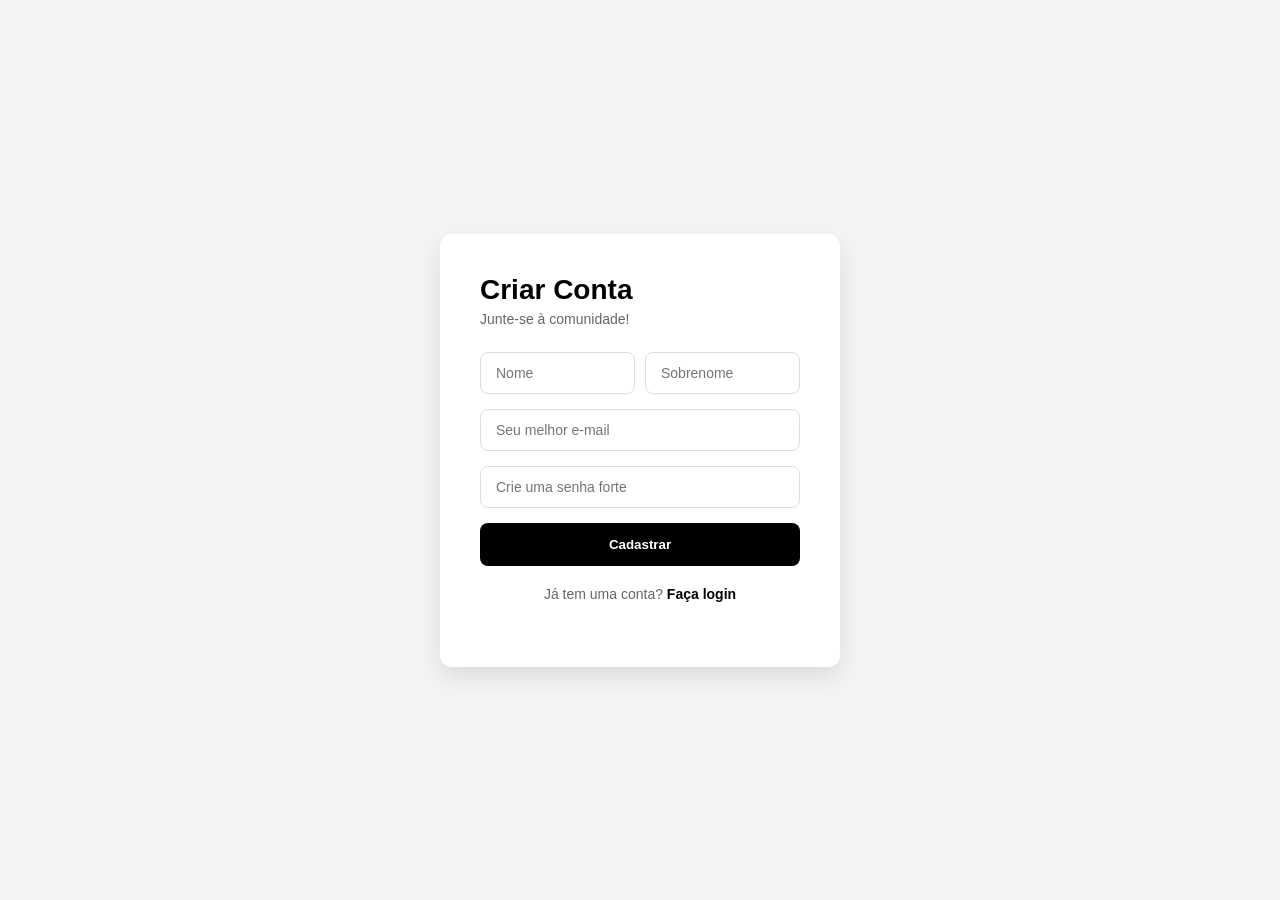
<file: index.html>
<!DOCTYPE html>
<html lang="pt-br">
<head>
    <meta charset="UTF-8">
    <meta name="viewport" content="width=device-width, initial-scale=1.0">
    <title>Cadastro de Usuarios</title>
    <link rel="stylesheet" href="style.css">
</head>
<body>
    <div class="container">
        <div class="form-box">
            <h2>Criar Conta</h2>
            <p>Junte-se à comunidade!</p>
            
            <form id="cadastroForm">
                <div class="input-group">
                    <input type="text" id="nome" placeholder="Nome" required>
                    <input type="text" id="sobrenome" placeholder="Sobrenome" required>
                </div>
                
                <input type="email" id="email" placeholder="Seu melhor e-mail" required>
                <input type="password" id="senha" placeholder="Crie uma senha forte" required>
                
                <button type="submit">Cadastrar</button>
            </form>
            
            <p class="footer-text">Já tem uma conta? <a href="login.html">Faça login</a></p>
        </div>
    </div>

    <script>
    const form = document.getElementById('cadastroForm');

    form.addEventListener('submit', async (event) => {
        event.preventDefault();

        const dados = {
            nome: document.querySelector('#nome').value,
            sobreNome: document.querySelector('#sobrenome').value, // 'sobreNome' com N maiúsculo igual ao Java
            email: document.querySelector('#email').value,
            senha: document.querySelector('#senha').value
        };

        try {
            const resposta = await fetch('http://localhost:8080/api/usuarios/cadastrar', {
                method: 'POST',
                headers: { 'Content-Type': 'application/json' },
                body: JSON.stringify(dados)
            });

            if (resposta.ok) {
                alert("Cadastrado com sucesso!");
                window.location.href = "login.html";
            } else {
                alert("Erro ao cadastrar! Verifique se o e-mail já existe.");
            }
        } catch (error) {
            console.error("Erro na conexão:", error);
            alert("Não foi possível conectar ao servidor Java.");
        }
    });
    </script>
</body>
</html>
</file>
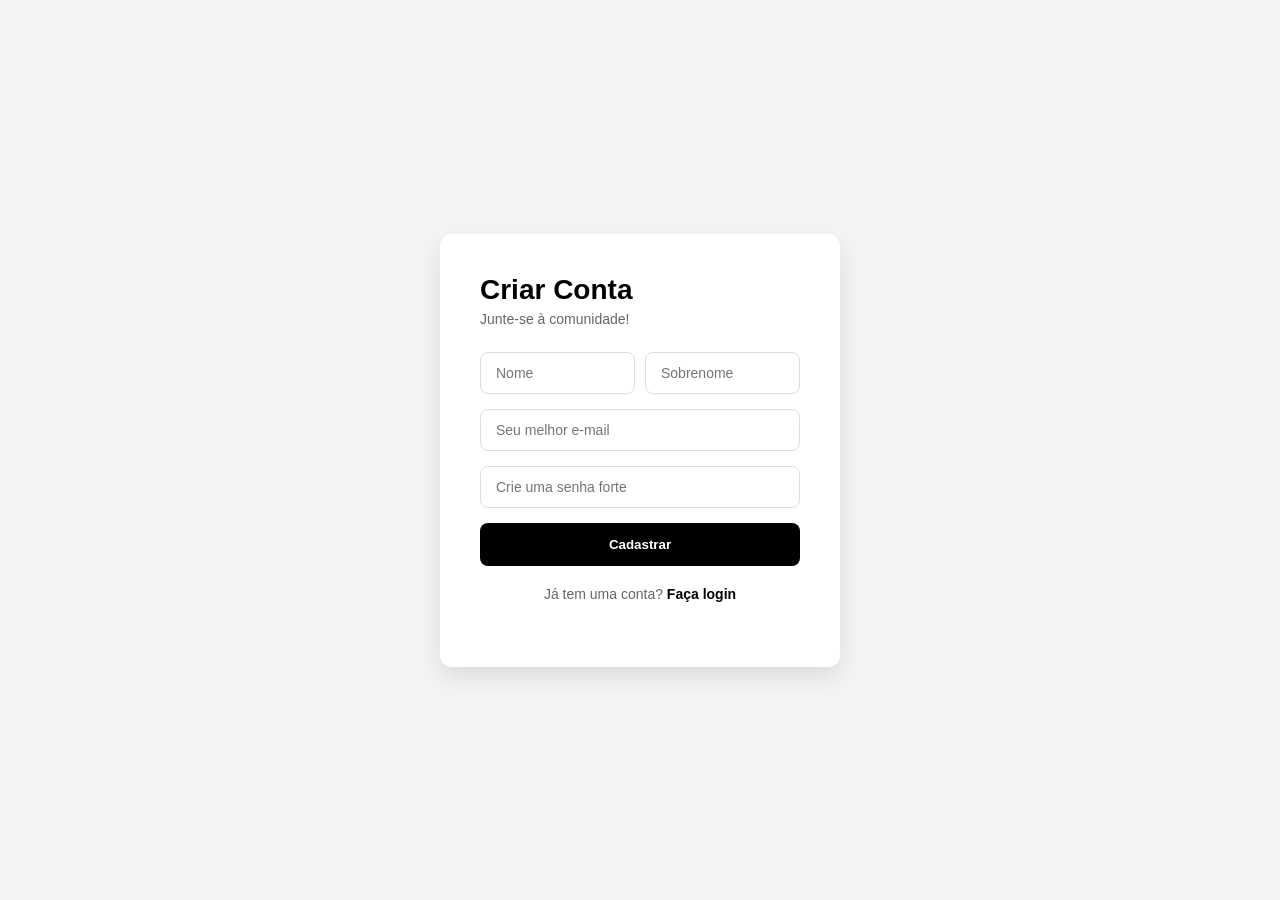
<file: src/main/resources/static/index.html>
<!DOCTYPE html>
<html lang="pt-br">
<head>
    <meta charset="UTF-8">
    <meta name="viewport" content="width=device-width, initial-scale=1.0">
    <title>Cadastro de Usuarios</title>
    <link rel="stylesheet" href="style.css">
</head>
<body>
<div class="container">
    <div class="form-box">
        <h2>Criar Conta</h2>
        <p>Junte-se à comunidade!</p>

        <form id="cadastroForm">
            <div class="input-group">
                <input type="text" id="nome" placeholder="Nome" required>
                <input type="text" id="sobrenome" placeholder="Sobrenome" required>
            </div>

            <input type="email" id="email" placeholder="Seu melhor e-mail" required>
            <input type="password" id="senha" placeholder="Crie uma senha forte" required>

            <button type="submit">Cadastrar</button>
        </form>

        <p class="footer-text">Já tem uma conta? <a href="login.html">Faça login</a></p>
    </div>
</div>

<script>
    const form = document.getElementById('cadastroForm');

    form.addEventListener('submit', async (event) => {
        event.preventDefault();

        // Captura os dados dos campos antes de enviar
        const dados = {
            nome: document.querySelector('#nome').value,
            sobreNome: document.querySelector('#sobrenome').value,
            email: document.querySelector('#email').value,
            senha: document.querySelector('#senha').value
        };

        try {
            const resposta = await fetch('http://localhost:8080/api/usuarios/cadastrar', {
                method: 'POST',
                headers: { 'Content-Type': 'application/json' },
                body: JSON.stringify(dados)
            });

            if (resposta.ok) {
                alert("Cadastrado com sucesso!");
                window.location.href = "login.html";
            } else {
                // Lê a mensagem personalizada enviada pelo ResponseEntity do Java
                const mensagemErro = await resposta.text();
                alert(mensagemErro);
            }
        } catch (error) {
            console.error("Erro na conexão:", error);
            alert("Não foi possível conectar ao servidor Java.");
        }
    });
</script>
</body>
</html>
</file>
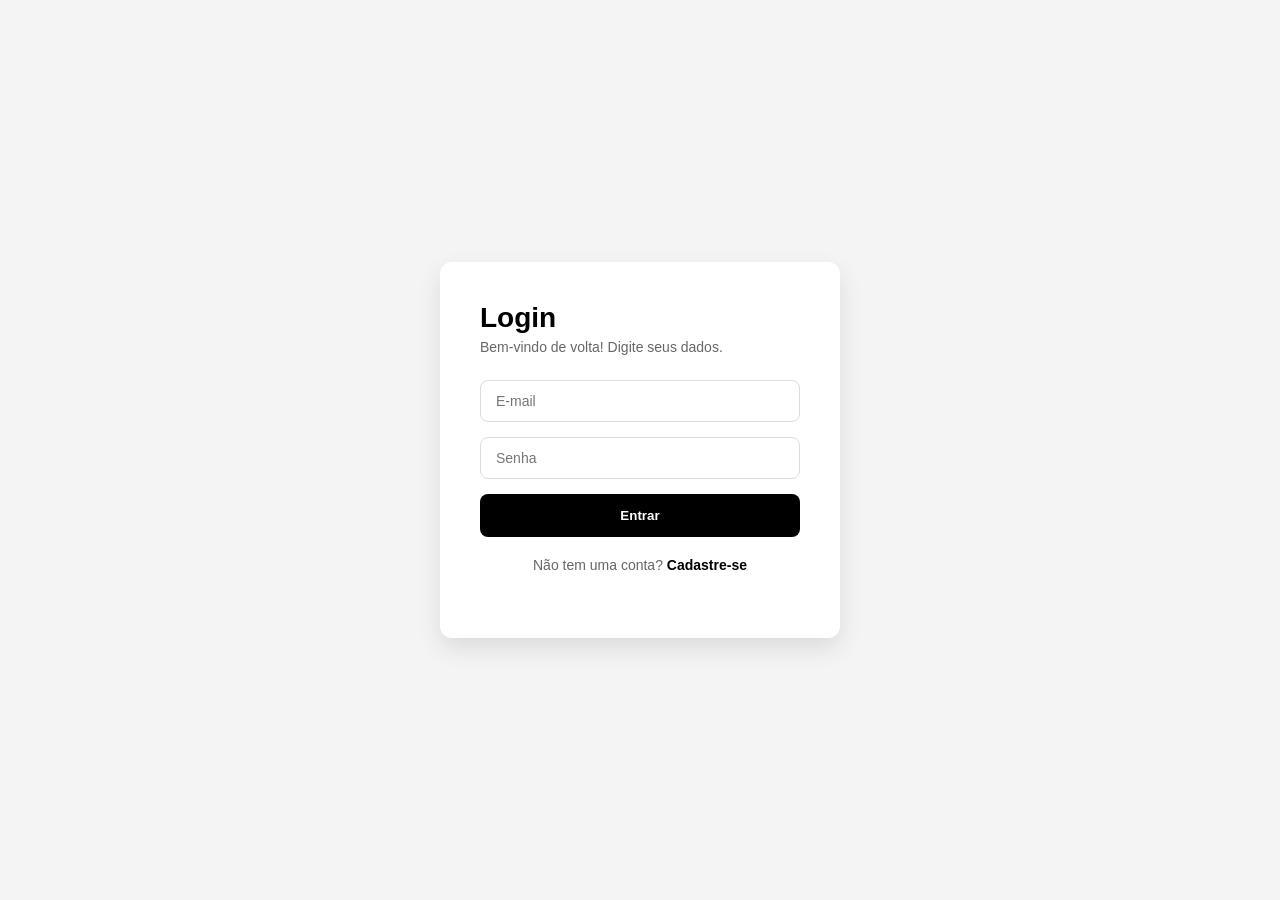
<file: login.html>
<!DOCTYPE html>
<html lang="pt-br">
<head>
    <meta charset="UTF-8">
    <meta name="viewport" content="width=device-width, initial-scale=1.0">
    <title>Login</title>
    <link rel="stylesheet" href="style.css"> 
</head>
<body>
    <div class="container">
        <div class="form-box">
            <h2>Login</h2>
            <p>Bem-vindo de volta! Digite seus dados.</p>
            
            <form id="loginForm">
                <input type="email" id="email" placeholder="E-mail" required>
                <input type="password" id="senha" placeholder="Senha" required>
                
                <button type="submit">Entrar</button>
            </form>
            
            <p class="footer-text">Não tem uma conta? <a href="index.html">Cadastre-se</a></p>
        </div>
    </div>

    <script>
        const form = document.getElementById('loginForm');

        form.addEventListener('submit', async (event) => {
            event.preventDefault();

            const dados = {
                email: document.querySelector('#email').value,
                senha: document.querySelector('#senha').value
            };

            try {
                const resposta = await fetch('http://localhost:8080/api/usuarios/login', {
                    method: 'POST',
                    headers: { 'Content-Type': 'application/json' },
                    body: JSON.stringify(dados)
                });

                const resultado = await resposta.text();

                if (resultado === "Sucesso") {
                    alert("Login realizado com sucesso!");
                    window.location.href = "welcome.html"; 
                } else {
                    alert(resultado); // Vai mostrar "Erro: E-mail ou senha incorretos"
                }
            } catch (error) {
                console.error("Erro ao conectar:", error);
                alert("Servidor fora do ar!");
            }
        });
    </script>
</body>
</html>
</file>
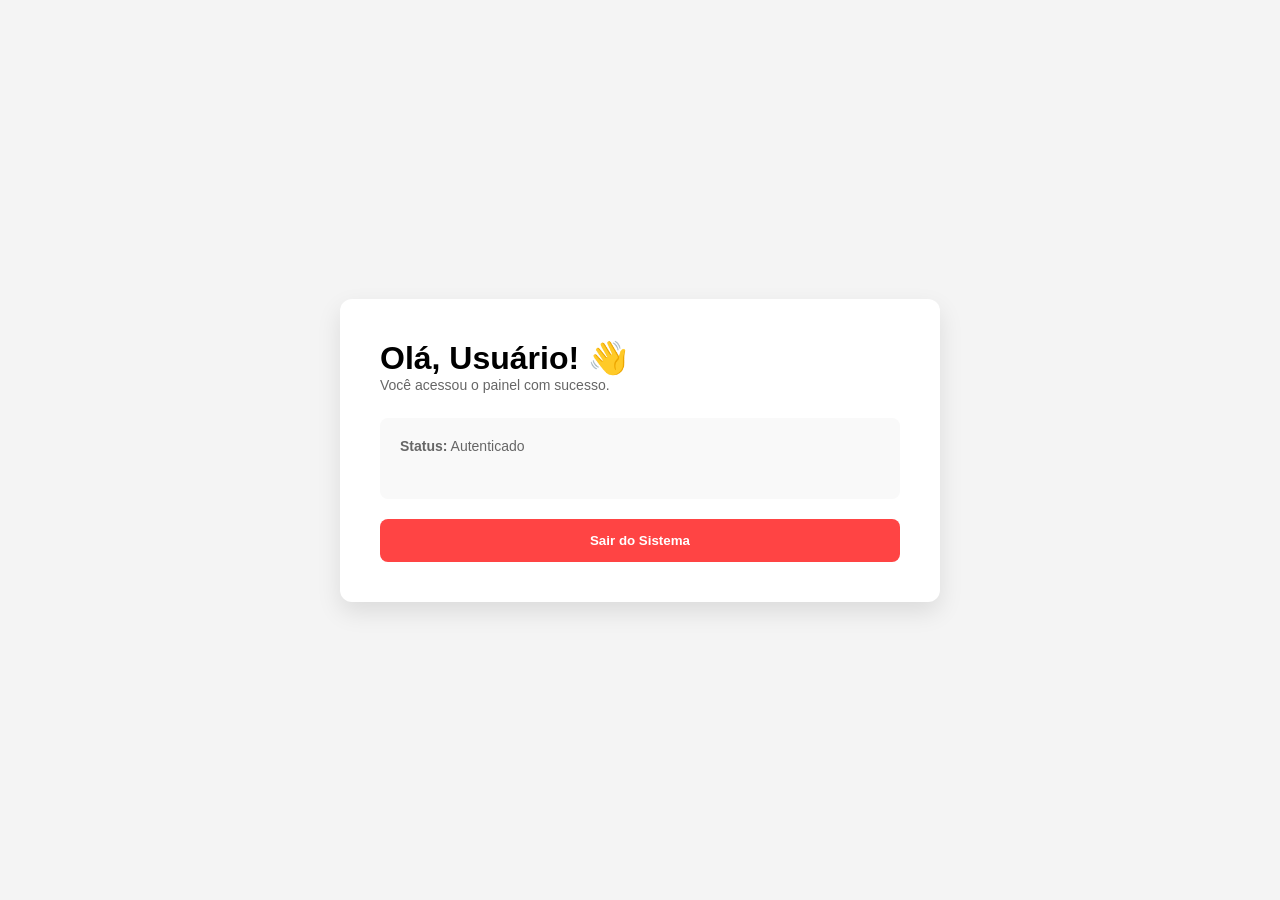
<file: welcome.html>
<!DOCTYPE html>
<html lang="pt-br">
<head>
    <meta charset="UTF-8">
    <title> Bem-vindo</title>
    <link rel="stylesheet" href="style.css">
</head>
<body>
    <div class="container" style="max-width: 600px;">
        <div class="form-box">
            <h1>Olá, <span id="nomeUsuario">Usuário</span>! 👋</h1>
            <p>Você acessou o painel com sucesso.</p>
            
            <div class="info-card" style="background: #f9f9f9; padding: 20px; border-radius: 8px; margin: 20px 0; text-align: left;">
                <p><strong>Status:</strong> Autenticado</p>
            </div>

            <button onclick="sair()" style="background: #ff4444;">Sair do Sistema</button>
        </div>
    </div>

    <script>
        // Lógica simples para o botão sair
        function sair() {
            window.location.href = 'login.html';
        }
    </script>
</body>
</html>
</file>
<file: style.css>
* {
    margin: 0; padding: 0; box-sizing: border-box;
    font-family: 'Inter', -apple-system, sans-serif;
}

body {
    background-color: #f4f4f4;
    display: flex; justify-content: center; align-items: center;
    height: 100vh;
}

.container {
    background: white;
    padding: 40px;
    border-radius: 12px;
    box-shadow: 0 10px 25px rgba(0,0,0,0.1);
    width: 100%; max-width: 400px;
}

h2 { font-weight: 800; font-size: 28px; margin-bottom: 5px; }
p { color: #666; font-size: 14px; margin-bottom: 25px; }

.input-group {
    display: flex; gap: 10px;
}

input {
    width: 100%;
    padding: 12px 15px;
    margin-bottom: 15px;
    border: 1px solid #ddd;
    border-radius: 8px;
    font-size: 14px;
    transition: 0.3s;
}

input:focus {
    outline: none; border-color: #000;
}

button {
    width: 100%;
    padding: 14px;
    background: #000;
    color: #fff;
    border: none;
    border-radius: 8px;
    font-weight: 600;
    cursor: pointer;
    transition: 0.3s;
}

button:hover { background: #333; }

.footer-text { text-align: center; margin-top: 20px; }
.footer-text a { color: #000; font-weight: 600; text-decoration: none; }
</file>
<file: src/main/resources/static/style.css>
* {
    margin: 0; padding: 0; box-sizing: border-box;
    font-family: 'Inter', -apple-system, sans-serif;
}

body {
    background-color: #f4f4f4;
    display: flex; justify-content: center; align-items: center;
    height: 100vh;
}

.container {
    background: white;
    padding: 40px;
    border-radius: 12px;
    box-shadow: 0 10px 25px rgba(0,0,0,0.1);
    width: 100%; max-width: 400px;
}

h2 { font-weight: 800; font-size: 28px; margin-bottom: 5px; }
p { color: #666; font-size: 14px; margin-bottom: 25px; }

.input-group {
    display: flex; gap: 10px;
}

input {
    width: 100%;
    padding: 12px 15px;
    margin-bottom: 15px;
    border: 1px solid #ddd;
    border-radius: 8px;
    font-size: 14px;
    transition: 0.3s;
}

input:focus {
    outline: none; border-color: #000;
}

button {
    width: 100%;
    padding: 14px;
    background: #000;
    color: #fff;
    border: none;
    border-radius: 8px;
    font-weight: 600;
    cursor: pointer;
    transition: 0.3s;
}

button:hover { background: #333; }

.footer-text { text-align: center; margin-top: 20px; }
.footer-text a { color: #000; font-weight: 600; text-decoration: none; }
</file>
